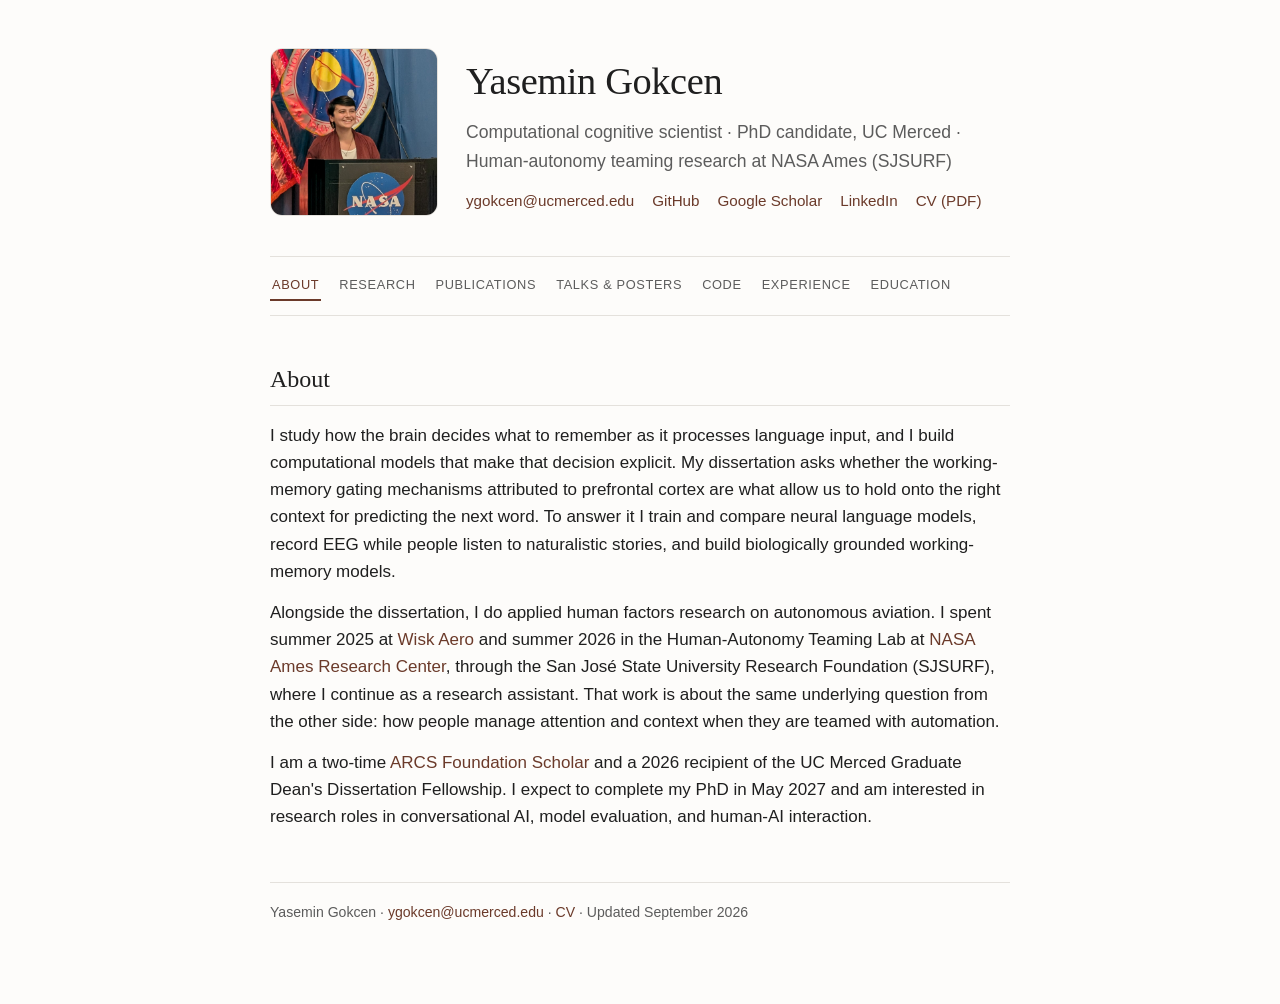
<file: index.html>
<!DOCTYPE html>
<html lang="en">
<head>
<meta charset="utf-8">
<meta name="viewport" content="width=device-width, initial-scale=1">
<title>Yasemin Gokcen</title>
<meta name="description" content="Yasemin Gokcen — computational cognitive scientist. PhD candidate at UC Merced working on context gating in predictive language processing; human-autonomy teaming research at NASA Ames.">
<meta property="og:title" content="Yasemin Gokcen">
<meta property="og:description" content="Computational cognitive scientist. Language models, EEG, working memory, and human-autonomy teaming.">
<meta property="og:type" content="website">
<meta property="og:image" content="https://yasemin.gokcen.me/img/yasemin.jpg">
<meta property="og:url" content="https://yasemin.gokcen.me/">
<link rel="canonical" href="https://yasemin.gokcen.me/">
<link rel="icon" href="favicon.svg" type="image/svg+xml">
<link rel="stylesheet" href="style.css">
<noscript><style>main > section[role="tabpanel"][hidden] { display: block; }</style></noscript>
</head>
<body>
<main>

<header class="masthead">
<img class="portrait" src="img/yasemin.jpg" alt="Yasemin Gokcen speaking at a NASA podium" width="400" height="400">
<div class="masthead-text">
<h1>Yasemin Gokcen</h1>
<p class="tagline">Computational cognitive scientist · PhD candidate, UC Merced · Human-autonomy teaming research at NASA Ames (SJSURF)</p>
<div class="links">
<a href="mailto:ygokcen@ucmerced.edu">ygokcen@ucmerced.edu</a>
<a href="https://github.com/y-gokcen">GitHub</a>
<a href="https://scholar.google.com/citations?user=xnPKVA8AAAAJ&amp;hl=en">Google Scholar</a>
<a href="https://www.linkedin.com/in/yasemin-gokcen/">LinkedIn</a>
<a href="cv/Yasemin_Gokcen_Resume_2026.pdf">CV (PDF)</a>
</div>
</div>
</header>

<nav class="sections" role="tablist" aria-label="Page sections">
<a href="#about" role="tab" id="tab-about" aria-controls="about" data-tab="about">About</a>
<a href="#research" role="tab" id="tab-research" aria-controls="research" data-tab="research">Research</a>
<a href="#publications" role="tab" id="tab-publications" aria-controls="publications" data-tab="publications">Publications</a>
<a href="#presentations" role="tab" id="tab-presentations" aria-controls="presentations" data-tab="presentations">Talks &amp; Posters</a>
<a href="#projects" role="tab" id="tab-projects" aria-controls="projects" data-tab="projects">Code</a>
<a href="#experience" role="tab" id="tab-experience" aria-controls="experience" data-tab="experience">Experience</a>
<a href="#education" role="tab" id="tab-education" aria-controls="education" data-tab="education">Education</a>
</nav>

<section id="about" role="tabpanel" aria-labelledby="tab-about" tabindex="0">
<h2>About</h2>
<p>I study how the brain decides what to remember as it processes language input, and I build computational models that make that decision explicit. My dissertation asks whether the working-memory gating mechanisms attributed to prefrontal cortex are what allow us to hold onto the right context for predicting the next word. To answer it I train and compare neural language models, record EEG while people listen to naturalistic stories, and build biologically grounded working-memory models.</p>
<p>Alongside the dissertation, I do applied human factors research on autonomous aviation. I spent summer 2025 at <a href="https://wisk.aero/">Wisk Aero</a> and summer 2026 in the Human-Autonomy Teaming Lab at <a href="https://www.nasa.gov/ames/">NASA Ames Research Center</a>, through the San José State University Research Foundation (SJSURF), where I continue as a research assistant. That work is about the same underlying question from the other side: how people manage attention and context when they are teamed with automation.</p>
<p>I am a two-time <a href="https://arcsfoundation.org/">ARCS Foundation Scholar</a> and a 2026 recipient of the UC Merced Graduate Dean's Dissertation Fellowship. I expect to complete my PhD in May 2027 and am interested in research roles in conversational AI, model evaluation, and human-AI interaction.</p>
</section>

<section id="research" role="tabpanel" aria-labelledby="tab-research" tabindex="0" hidden>
<h2>Research</h2>
<h3>Context gating in predictive language processing</h3>
<p class="meta">PhD dissertation · UC Merced · with David C. Noelle and Rachel Ryskin</p>
<p>Comprehenders constantly predict upcoming words from context, but the memory holding that context is limited and noisy. Something has to decide what to keep and what to let go. Prefrontal cortex is thought to solve this with a gating mechanism: open the gate to update working memory with relevant input, close it to protect what is already there. My dissertation tests whether this gating is what supports prediction during real-time comprehension, using three converging methods.</p>
<ul>
<li><strong>Language-model comparison.</strong> I trained matched recurrent language models that differ only in whether they have gating (LSTM vs. RNN, several random seeds each) and derived a word-by-word <em>gating utility</em> score: how much better the gated model predicts each word. Gating utility rises with independent measures of working-memory demand from three psycholinguistic frameworks (Dependency Locality Theory, ACT-R retrieval cost, and left-corner parsing), which means gating is recruited exactly where context memory is under the most strain.</li>
<li><strong>EEG during naturalistic listening.</strong> I collected EEG from 32 participants as they listened to narratives from the ten-story Natural Stories corpus; after one exclusion, 31 contributed to the analysis. Mixed-effects models with GPT surprisal, semantic similarity, frequency, and duration as predictors replicate the surprisal–N400 relationship in a naturalistic auditory setting, and the gating-utility score predicts a separate, later component (roughly 400–600 ms), consistent with gating being a distinct process from prediction itself.</li>
<li><strong>A biologically grounded working-memory model.</strong> I built a prefrontal-cortex/basal-ganglia working-memory model in Go using the Leabra/Emergent framework, ran parameter sweeps on an HPC cluster with SLURM, and ablated three model variants to identify which memory component carries the effect. A manuscript on adaptive gating for sequence prediction with long-distance dependencies is in preparation.</li>
</ul>
<h3>Human-autonomy teaming in aviation</h3>
<p class="meta">Human-Autonomy Teaming Lab, NASA Ames Research Center, via SJSURF (2026–present) · Wisk Aero (2025)</p>
<p>With the HAT Lab I owned the reaction-time data for a human-in-the-loop study of remote pilots responding to autonomous detect-and-avoid alerts, turning raw simulation logs into the analysis-ready dataset used by the team. I analyzed response times by alert type and maneuver and began integrating NASA-TLX workload and physiological measures. I also authored a research roadmap for a five-year agenda on the changing human role in autonomous aviation and served as an embedded observer for a week-long air traffic control simulation with retired controllers. At Wisk Aero I led rapid prototype studies with eye-tracking, physiological sensors, and qualitative methods, and presented findings that shaped product decisions.</p>
</section>

<section id="publications" role="tabpanel" aria-labelledby="tab-publications" tabindex="0" hidden>
<h2>Publications</h2>
<div class="pub">
<div class="title">The Role of Context Gating in Predictive Sentence Processing</div>
<div>Yasemin Gokcen, David C. Noelle, and Rachel Ryskin</div>
<div class="venue">Proceedings of the 47th Annual Meeting of the Cognitive Science Society (CogSci 2025)
<a class="pdf" href="https://escholarship.org/uc/item/21w8j87z">eScholarship</a>
<a class="pdf" href="https://escholarship.org/content/qt21w8j87z/qt21w8j87z.pdf">PDF</a>
</div>
</div>
<div class="pub">
<div class="title">Adaptive Gating in Prefrontal Cortex for Sequence Prediction with Long-Distance Dependencies</div>
<div>Yasemin Gokcen, Rachel Ryskin, and David C. Noelle</div>
<div class="venue">Manuscript in preparation, 2026</div>
</div>
</section>

<section id="presentations" role="tabpanel" aria-labelledby="tab-presentations" tabindex="0" hidden>
<h2>Talks &amp; Posters</h2>
<p class="small meta">One research line across four years. Click a thumbnail for the full PDF.</p>
<div class="grid">
<div class="card">
<a class="thumb" href="https://vimeo.com/1189383013"><img src="img/2026-ARCS-panel.jpg" alt="ARCS Supernova 2026 symposium" loading="lazy"></a>
<div class="body">
<span class="kind">Panel · April 2026</span>
<div class="venue">ARCS Foundation Northern California Chapter, Supernova 2026 Scholar Celebration and Symposium, San Francisco</div>
<div class="ttl">Invited panelist, “AI: How Scientific Research Is Changing and Adapting to the New Technology” · <a href="https://vimeo.com/1189383013">Watch the recording</a></div>
</div>
</div>
<div class="card">
<a class="thumb" href="posters/2026-ARCS-poster.pdf"><img src="img/2026-ARCS-poster.jpg" alt="ARCS Foundation 2026 poster" loading="lazy"></a>
<div class="body">
<span class="kind">Poster · April 2026</span>
<div class="venue">ARCS Foundation Northern California Chapter, Supernova 2026 Scholar Celebration and Symposium, San Francisco</div>
<div class="ttl">The Role of Context Gating in Predictive Sentence Processing</div>
</div>
</div>
<div class="card">
<a class="thumb" href="posters/2025-SNL-poster.pdf"><img src="img/2025-SNL-poster.jpg" alt="SNL 2025 poster" loading="lazy"></a>
<div class="body">
<span class="kind">Poster · 2025</span>
<div class="venue">Society for the Neurobiology of Language</div>
<div class="ttl">The Role of Context Gating in Predictive Sentence Processing</div>
</div>
</div>
<div class="card">
<a class="thumb" href="posters/2025-CogSci-poster.pdf"><img src="img/2025-CogSci-poster.jpg" alt="CogSci 2025 poster" loading="lazy"></a>
<div class="body">
<span class="kind">Poster · 2025</span>
<div class="venue">Cognitive Science Society (CogSci), San Francisco</div>
<div class="ttl">The Role of Context Gating in Predictive Sentence Processing</div>
</div>
</div>
<div class="card">
<a class="thumb" href="posters/2024-CAMP7-talk.pdf"><img src="img/2024-CAMP7-talk.jpg" alt="CAMP 7 talk slides" loading="lazy"></a>
<div class="body">
<span class="kind">Talk · 2024</span>
<div class="venue">California Meeting on Psycholinguistics (CAMP 7), UC San Diego</div>
<div class="ttl">The Role of Context Gating in Predictive Sentence Processing</div>
</div>
</div>
<div class="card">
<a class="thumb" href="posters/2024-CIN-poster.pdf"><img src="img/2024-CIN-poster.jpg" alt="CIN 2024 poster" loading="lazy"></a>
<div class="body">
<span class="kind">Poster · 2024</span>
<div class="venue">Center for Integrated Neuroscience Inaugural Research Showcase, UC Merced</div>
<div class="ttl">The Role of Prefrontal Cortex Context Maintenance and Updating in Predictive Sentence Processing</div>
</div>
</div>
<div class="card">
<a class="thumb" href="posters/2023-Psychonomics-poster.pdf"><img src="img/2023-Psychonomics-poster.jpg" alt="Psychonomics 2023 poster" loading="lazy"></a>
<div class="body">
<span class="kind">Poster · 2023</span>
<div class="venue">Psychonomic Society Annual Meeting, San Francisco</div>
<div class="ttl">The Role of Context Maintenance and Updating in Predictive Sentence Processing</div>
</div>
</div>
<div class="card">
<a class="thumb" href="posters/2023-SNL-poster.pdf"><img src="img/2023-SNL-poster.jpg" alt="SNL 2023 poster" loading="lazy"></a>
<div class="body">
<span class="kind">Poster · 2023</span>
<div class="venue">Society for the Neurobiology of Language, Marseille</div>
<div class="ttl">Sandbox Series: The Role of Context Maintenance and Updating in Predictive Sentence Processing</div>
</div>
</div>
</div>
</section>

<section id="projects" role="tabpanel" aria-labelledby="tab-projects" tabindex="0" hidden>
<h2>Code</h2>
<p class="small meta">Research code and demos on <a href="https://github.com/y-gokcen">GitHub</a>.</p>
<div class="project">
<span class="name"><a href="https://github.com/y-gokcen/FSA-Model">FSA-Model</a></span> <span class="stack">Go · Leabra/Emergent · SLURM · R</span>
<div>Prefrontal-cortex/basal-ganglia (PBWM) working-memory model that must learn to gate and hold a disambiguating token in order to predict the next symbol of a finite-state-automaton sequence. Adapted from the CompCogNeuro SIR simulation; the computational core of the dissertation.</div>
</div>
<div class="project">
<span class="name"><a href="https://github.com/y-gokcen/eeg-language-processing">eeg-language-processing</a></span> <span class="stack">Python · EEG</span>
<div>Tests whether GPT-2 surprisal predicts human EEG responses during naturalistic story comprehension, linking language-model predictability to the N400.</div>
</div>
<div class="project">
<span class="name"><a href="https://github.com/y-gokcen/lstm-runn-working-memory">lstm-runn-working-memory</a></span> <span class="stack">R · lme4 · tidyverse</span>
<div>Analysis comparing LSTM, ReLU-RNN, and tanh-RNN language models (five trained replications per architecture; 15 models total) on the Natural Stories corpus; model residuals serve as a gating-utility measure tested against working-memory demand predictors.</div>
</div>
<div class="project">
<span class="name"><a href="https://github.com/y-gokcen/predictive-coding-network">predictive-coding-network</a></span> <span class="stack">Python · NumPy</span>
<div>Predictive coding network implemented from scratch with local, prediction-error-driven learning instead of backpropagation; over 90% accuracy on unseen logic-gate sequences.</div>
</div>
<div class="project">
<span class="name"><a href="https://github.com/y-gokcen/gpt2-surprisal-demo">gpt2-surprisal-demo</a></span> <span class="stack">JavaScript</span>
<div>Interactive word-by-word GPT-2 surprisal calculator, built with AI-assisted development tools and deployed in under an hour. <a href="https://y-gokcen.github.io/gpt2-surprisal-demo/">Live demo</a>.</div>
</div>
</section>

<section id="experience" role="tabpanel" aria-labelledby="tab-experience" tabindex="0" hidden>
<h2>Experience</h2>
<div class="role">
<div class="head"><span class="org">Research Assistant, Human-Autonomy Teaming Lab at NASA Ames · San José State University Research Foundation (part-time)</span><span class="when">Jun 2026 – present</span></div>
<div class="small">Following the summer internship, I continued as a research assistant at the lab's request. Reaction-time analysis for a remote-pilot detect-and-avoid study; research roadmap on the human role in autonomous aviation; embedded observer for an air traffic control simulation.</div>
</div>
<div class="role">
<div class="head"><span class="org">Human Factors Intern · Wisk Aero</span><span class="when">Jun – Aug 2025</span></div>
<div class="small">Applied research on human-automation interaction for autonomous aircraft: rapid prototype studies with eye-tracking and physiological sensors, multimodal data modeling, stakeholder presentations.</div>
</div>
<div class="role">
<div class="head"><span class="org">Graduate Teaching Assistant · UC Merced</span><span class="when">Aug 2022 – May 2026</span></div>
<div class="small">TA for cognitive science classes taught at UC Merced, including Introduction to AI, Introduction to Linguistics, Cognitive Neuroscience, Computational Cognitive Neuroscience, and Scientific Thinking; Led weekly discussion and computer-science lab sections for 100+ students; Provided detailed feedback for students and collaborated with professor on class and evaluation materials.</div>
</div>
</section>

<section id="education" role="tabpanel" aria-labelledby="tab-education" tabindex="0" hidden>
<h2>Education &amp; Awards</h2>
<ul>
<li><strong>PhD, Cognitive and Information Sciences</strong>, University of California, Merced, expected May 2027. Advisors: David C. Noelle and Rachel Ryskin.</li>
<li><strong>MS, Cognitive and Information Sciences</strong>, University of California, Merced, 2026.</li>
<li><strong>BS, Cognitive/Computational Neuroscience</strong>, The Ohio State University, 2022.</li>
</ul>
<ul>
<li>Graduate Dean's Dissertation Fellowship, UC Merced (2026)</li>
<li>ARCS Foundation Scholar, Northern California Chapter (2024–2026)</li>
<li>MacKenzie Scott Travel Award (2023)</li>
<li>UC Merced Academic Senate Summer Fellowship (2023–2024)</li>
<li>ADNiR Scholar, The Ohio State University (2021–2022)</li>
</ul>
</section>

<footer>
Yasemin Gokcen · <a href="mailto:ygokcen@ucmerced.edu">ygokcen@ucmerced.edu</a> · <a href="cv/Yasemin_Gokcen_Resume_2026.pdf">CV</a> · Updated September 2026
</footer>

<script>
(function () {
  var tabs = Array.prototype.slice.call(document.querySelectorAll('nav.sections [role="tab"]'));
  var panels = Array.prototype.slice.call(document.querySelectorAll('main > section[role="tabpanel"]'));
  var defaultTab = 'about';

  function activate(id, opts) {
    opts = opts || {};
    var found = false;
    panels.forEach(function (panel) {
      var match = panel.id === id;
      panel.hidden = !match;
      if (match) found = true;
    });
    if (!found) {
      id = defaultTab;
      panels.forEach(function (panel) {
        panel.hidden = panel.id !== id;
      });
    }
    tabs.forEach(function (tab) {
      var selected = tab.dataset.tab === id;
      tab.setAttribute('aria-selected', selected ? 'true' : 'false');
      tab.classList.toggle('active', selected);
    });
    if (opts.scroll) {
      var panel = document.getElementById(id);
      if (panel) panel.focus({ preventScroll: false });
    }
  }

  tabs.forEach(function (tab) {
    tab.addEventListener('click', function (e) {
      e.preventDefault();
      var id = tab.dataset.tab;
      if (history.pushState) {
        history.pushState(null, '', '#' + id);
      } else {
        location.hash = id;
      }
      activate(id, { scroll: true });
    });
  });

  window.addEventListener('popstate', function () {
    var id = location.hash.replace('#', '') || defaultTab;
    activate(id);
  });

  var initial = location.hash.replace('#', '') || defaultTab;
  activate(initial);
})();
</script>
</main>
</body>
</html>
</file>
<file: style.css>
:root {
--bg: #fdfcfa;
--fg: #1f1f1f;
--muted: #5c5c5c;
--rule: #e4e1dc;
--accent: #6b3a2a;
--card: #ffffff;
--todo: #b3261e;
--maxw: 780px;
}
@media (prefers-color-scheme: dark) {
:root:not([data-theme="light"]) {
--bg: #161514;
--fg: #ebe7e1;
--muted: #a39d95;
--rule: #2e2b28;
--accent: #d8a08b;
--card: #1f1d1b;
--todo: #f2857a;
}
}
* { box-sizing: border-box; }
html { scroll-behavior: smooth; }
body {
margin: 0;
background: var(--bg);
color: var(--fg);
font-family: -apple-system, BlinkMacSystemFont, "Segoe UI", Roboto, Helvetica, Arial, sans-serif;
font-size: 17px;
line-height: 1.6;
-webkit-font-smoothing: antialiased;
}
a { color: var(--accent); text-decoration: none; }
a:hover { text-decoration: underline; }
main {
max-width: var(--maxw);
margin: 0 auto;
padding: 48px 20px 80px;
}
/* Header */
header.masthead {
margin-bottom: 40px;
display: flex;
align-items: center;
gap: 28px;
}
header.masthead .portrait {
width: 168px;
height: 168px;
flex: 0 0 168px;
object-fit: cover;
border-radius: 12px;
border: 1px solid var(--rule);
}
header.masthead h1 {
font-family: Georgia, "Times New Roman", serif;
font-weight: 400;
font-size: 2.4rem;
letter-spacing: -0.01em;
margin: 0 0 6px;
}
header.masthead .tagline {
font-size: 1.1rem;
color: var(--muted);
margin: 0 0 14px;
}
header.masthead .links {
display: flex;
flex-wrap: wrap;
gap: 6px 18px;
font-size: 0.95rem;
}
nav.sections {
display: flex;
flex-wrap: wrap;
gap: 4px 16px;
font-size: 0.8rem;
text-transform: uppercase;
letter-spacing: 0.05em;
padding: 14px 0;
border-top: 1px solid var(--rule);
border-bottom: 1px solid var(--rule);
margin-bottom: 44px;
}
nav.sections a { color: var(--muted); }
nav.sections a:hover { color: var(--accent); text-decoration: none; }
/* Sections */
section { margin-bottom: 52px; }
section h2 {
font-family: Georgia, "Times New Roman", serif;
font-weight: 400;
font-size: 1.5rem;
margin: 0 0 16px;
padding-bottom: 6px;
border-bottom: 1px solid var(--rule);
}
section h3 {
font-size: 1.05rem;
font-weight: 600;
margin: 24px 0 4px;
}
section p { margin: 0 0 14px; }
section ul { padding-left: 1.2em; margin: 0 0 14px; }
section li { margin-bottom: 6px; }
.meta { color: var(--muted); font-size: 0.95rem; }
.small { font-size: 0.92rem; }
/* Publications */
.pub { margin-bottom: 18px; }
.pub .title { font-weight: 600; }
.pub .venue { color: var(--muted); }
.pub .pdf { font-size: 0.9rem; margin-left: 6px; }
/* Talks & posters grid */
.grid {
display: grid;
grid-template-columns: repeat(auto-fill, minmax(220px, 1fr));
gap: 22px;
margin-top: 8px;
}
.card {
background: var(--card);
border: 1px solid var(--rule);
border-radius: 6px;
overflow: hidden;
display: flex;
flex-direction: column;
}
.card a.thumb {
display: block;
background: #efece7;
border-bottom: 1px solid var(--rule);
aspect-ratio: 4 / 3;
overflow: hidden;
}
.card a.thumb img {
width: 100%;
height: 100%;
object-fit: cover;
object-position: top;
display: block;
transition: transform 0.2s ease;
}
.card a.thumb:hover img { transform: scale(1.02); }
.card .body { padding: 12px 14px 14px; font-size: 0.92rem; }
.card .kind {
display: inline-block;
font-size: 0.72rem;
text-transform: uppercase;
letter-spacing: 0.08em;
color: var(--muted);
margin-bottom: 4px;
}
.card .venue { font-weight: 600; }
.card .ttl { color: var(--muted); margin-top: 2px; }
/* Projects */
.project { margin-bottom: 14px; }
.project .name { font-weight: 600; }
.project .stack { color: var(--muted); font-size: 0.88rem; }
/* Experience */
.role { margin-bottom: 16px; }
.role .head { display: flex; justify-content: space-between; gap: 12px; flex-wrap: wrap; }
.role .org { font-weight: 600; }
.role .when { color: var(--muted); font-size: 0.92rem; white-space: nowrap; }
/* Review markers: remove before publishing */
.todo {
color: var(--todo);
font-weight: 600;
font-size: 0.85rem;
}
footer {
border-top: 1px solid var(--rule);
padding-top: 18px;
color: var(--muted);
font-size: 0.88rem;
}
@media (max-width: 560px) {
/* Phone layout: header and tab bar stay fixed; only the active section scrolls */
html, body { height: 100%; overflow: hidden; }
main {
  height: 100vh;
  height: 100dvh;
  display: flex;
  flex-direction: column;
  padding: 16px 20px 0;
  overflow: hidden;
}
header.masthead { flex: none; align-items: center; gap: 16px; margin-bottom: 14px; }
header.masthead .portrait { width: 84px; height: 84px; flex-basis: 84px; border-radius: 10px; }
header.masthead h1 { font-size: 1.7rem; margin-bottom: 2px; }
header.masthead .tagline { font-size: 0.92rem; line-height: 1.4; margin-bottom: 8px; }
header.masthead .links { font-size: 0.88rem; gap: 4px 14px; }
nav.sections { flex: none; gap: 0 16px; padding: 4px 0; margin-bottom: 0; }
nav.sections a[role="tab"] { padding: 7px 0; }
main > section[role="tabpanel"]:not([hidden]) {
  flex: 1 1 auto;
  min-height: 0;
  overflow-y: auto;
  -webkit-overflow-scrolling: touch;
  margin-bottom: 0;
  padding: 22px 0 32px;
}
main > section[role="tabpanel"] h2 { margin-top: 0; }
footer { display: none; }
}

@media (max-width: 480px) {
body { font-size: 16px; }
}
/* --- Tab navigation (appended for click-to-switch sections) --- */

nav.sections a[role="tab"] {
  padding: 4px 2px;
  border-bottom: 2px solid transparent;
}

nav.sections a[role="tab"]:hover {
  border-bottom-color: var(--rule);
}

nav.sections a[role="tab"].active {
  color: var(--accent);
  border-bottom-color: var(--accent);
}

main > section[role="tabpanel"][hidden] {
  display: none;
}

/* Panels receive programmatic focus when a tab is clicked; suppress the focus ring on them */
main > section[role="tabpanel"]:focus { outline: none; }
</file>
